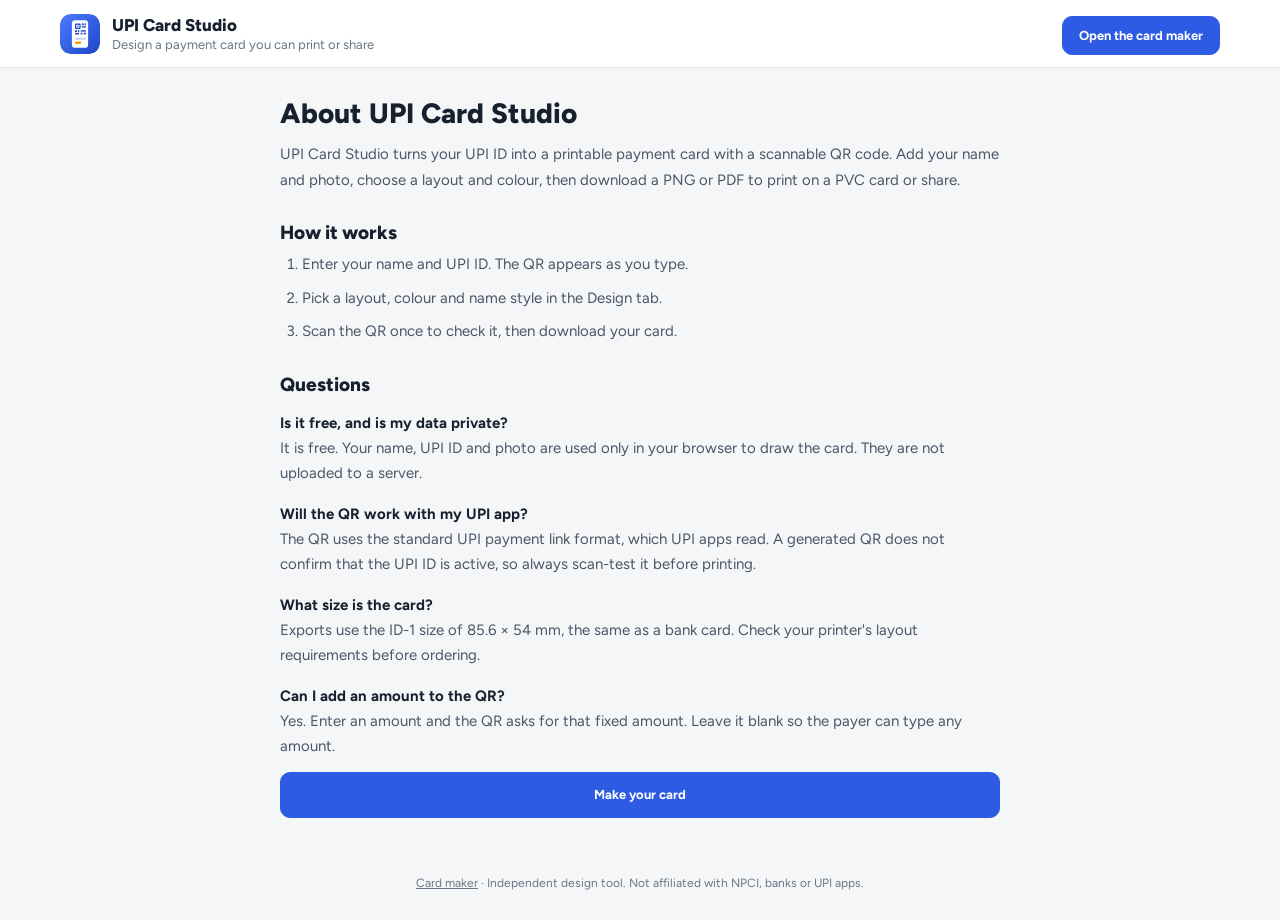
<file: about.html>
<!doctype html>
<html lang="en-IN">
<head>
<meta charset="utf-8">
<meta name="viewport" content="width=device-width, initial-scale=1, viewport-fit=cover">
<title>About UPI Card Studio | Free UPI Payment Card Maker</title>
<meta name="description" content="How UPI Card Studio works, how your data is handled, and answers to common questions about the QR code, card size and amount.">
<meta name="robots" content="index, follow">
<meta name="theme-color" content="#2d5be3" media="(prefers-color-scheme: light)">
<meta name="theme-color" content="#0f141c" media="(prefers-color-scheme: dark)">
<link rel="canonical" href="https://asabulmondal.github.io/usb-card-studio/about.html">
<link rel="icon" href="images/favicon.svg" type="image/svg+xml">
<link rel="icon" href="images/favicon-32.png" sizes="32x32" type="image/png">
<link rel="apple-touch-icon" href="images/apple-touch-icon.png">
<meta property="og:type" content="website">
<meta property="og:site_name" content="UPI Card Studio">
<meta property="og:title" content="About UPI Card Studio | Free UPI Payment Card Maker">
<meta property="og:description" content="How UPI Card Studio works, how your data is handled, and answers to common questions about the QR code, card size and amount.">
<meta property="og:url" content="https://asabulmondal.github.io/usb-card-studio/about.html">
<meta property="og:image" content="https://asabulmondal.github.io/usb-card-studio/images/og-image.png">
<script type="application/ld+json">{"@context":"https://schema.org","@type":"FAQPage","mainEntity":[{"@type":"Question","name":"Is it free, and is my data private?","acceptedAnswer":{"@type":"Answer","text":"It is free. Your name, UPI ID and photo are used only in your browser to draw the card. They are not uploaded to a server."}},{"@type":"Question","name":"Will the QR work with my UPI app?","acceptedAnswer":{"@type":"Answer","text":"The QR uses the standard UPI payment link format, which UPI apps read. A generated QR does not confirm that the UPI ID is active, so always scan-test it before printing."}},{"@type":"Question","name":"What size is the card?","acceptedAnswer":{"@type":"Answer","text":"Exports use the ID-1 size of 85.6 × 54 mm, the same as a bank card. Check your printer's layout requirements before ordering."}},{"@type":"Question","name":"Can I add an amount to the QR?","acceptedAnswer":{"@type":"Answer","text":"Yes. Enter an amount and the QR asks for that fixed amount. Leave it blank so the payer can type any amount."}}]}</script>
<script>try{var t=localStorage.getItem("theme");if(t)document.documentElement.dataset.theme=t}catch(e){}</script>
<link rel="stylesheet" href="styles.css">
</head>
<body>
<header class="top simple">
  <a class="brand" href="./"><img class="logo" src="images/logo.svg" alt="" width="40" height="40"><div><h2 class="brand-name">UPI Card Studio</h2><p>Design a payment card you can print or share</p></div></a>
  <a class="btn next cta" href="./">Open the card maker</a>
</header>
<main class="doc">
  <h1>About UPI Card Studio</h1>
  <p>UPI Card Studio turns your UPI ID into a printable payment card with a scannable QR code. Add your name and photo, choose a layout and colour, then download a PNG or PDF to print on a PVC card or share.</p>
  <h2>How it works</h2>
  <ol>
    <li>Enter your name and UPI ID. The QR appears as you type.</li>
    <li>Pick a layout, colour and name style in the Design tab.</li>
    <li>Scan the QR once to check it, then download your card.</li>
  </ol>
  <h2>Questions</h2>
  <h3>Is it free, and is my data private?</h3>
  <p>It is free. Your name, UPI ID and photo are used only in your browser to draw the card. They are not uploaded to a server.</p>
  <h3>Will the QR work with my UPI app?</h3>
  <p>The QR uses the standard UPI payment link format, which UPI apps read. A generated QR does not confirm that the UPI ID is active, so always scan-test it before printing.</p>
  <h3>What size is the card?</h3>
  <p>Exports use the ID-1 size of 85.6 × 54 mm, the same as a bank card. Check your printer's layout requirements before ordering.</p>
  <h3>Can I add an amount to the QR?</h3>
  <p>Yes. Enter an amount and the QR asks for that fixed amount. Leave it blank so the payer can type any amount.</p>
  <p><a class="btn next cta" href="./">Make your card</a></p>
</main>
<footer><a href="./">Card maker</a><span aria-hidden="true"> · </span>Independent design tool. Not affiliated with NPCI, banks or UPI apps.</footer>
</body>
</html>
</file>
<file: styles.css>
@import url('https://fonts.googleapis.com/css2?family=Figtree:wght@400;500;600;700;800&family=Playfair+Display:wght@700&family=Nunito:wght@800&family=Barlow+Condensed:wght@700&display=swap');
:root{color-scheme:light dark;--ink2:#4a5667;--surface:#fff;--surface-2:#fafbfc;--fill:#f1f4f8;--sel:#f4f7ff;--line-2:#d5dce6;--err:#a12a2a;--err-bg:#fdeeee;--ok:#14724a;--ok-bg:#e9f7f0;--track:#cdd5e0;--chk1:#eef1f5;--chk2:#f7f8fa;--toast:#16202e;--ink:#16202e;--mute:#6a7686;--line:#e3e8ef;--bg:#f5f6f8;--ui:#2d5be3;--ui-d:#2349b8;font-family:Figtree,system-ui,sans-serif;color:var(--ink);background:var(--bg)}
*{box-sizing:border-box}body{margin:0}[hidden]{display:none!important}
button{font:inherit;cursor:pointer}
:focus-visible{outline:2px solid var(--ui);outline-offset:2px}

.top{position:sticky;top:0;z-index:20;display:grid;grid-template-columns:1fr auto 1fr;align-items:center;gap:16px;padding:12px max(20px,calc((100vw - 1160px)/2));background:var(--surface);border-bottom:1px solid var(--line)}
.brand{display:flex;align-items:center;gap:12px;min-width:0}
.theme-btn{justify-self:end;display:flex;align-items:center;gap:8px;border:1px solid var(--line-2);background:var(--surface);color:var(--ink);border-radius:10px;padding:8px 12px;font-weight:700;font-size:13px}
.theme-btn:hover{background:var(--fill)}.theme-btn svg{width:17px;height:17px;flex:none}
.logo{width:40px;height:40px;display:block;flex:none;border-radius:11px}
.top h1{margin:0;font-size:17px;font-weight:800}.top p{margin:2px 0 0;font-size:13px;color:var(--mute)}

.app{max-width:1160px;margin:28px auto;padding:0 20px;display:grid;grid-template-columns:400px 1fr;gap:24px;align-items:start}
.panel,.preview{background:var(--surface);border:1px solid var(--line);border-radius:16px}
.panel{overflow:hidden}
.preview{position:sticky;top:88px;padding:20px}

.tabs{display:flex;gap:4px;background:var(--fill);padding:4px;border-radius:12px}
.tab{border:0;background:none;padding:9px 20px;border-radius:9px;font-weight:700;font-size:14px;color:var(--mute);white-space:nowrap}
.tab.active{color:var(--ink);background:var(--surface);box-shadow:0 1px 3px #0002}
.pane{padding:22px}

.field{margin-bottom:18px}
label,.lbl{display:block;font-weight:700;font-size:13px;margin-bottom:7px}
label span{font-weight:500;color:var(--mute);margin-left:4px}
input[type=text],input:not([type]),input[type=file]{width:100%;font:inherit;font-size:14px;padding:11px 12px;border:1px solid var(--line-2);border-radius:10px;background:var(--surface);color:var(--ink)}
input:focus{border-color:var(--ui);outline:3px solid #2d5be31f;outline-offset:0}
input[type=file]{font-size:12px;padding:8px}
.btns .btn:hover:not(:disabled),.btns .btn:focus-visible{background:var(--ui);border-color:var(--ui);color:#fff}
input.ok{border-color:#2f9e6e}input.bad{border-color:#d64545}
.tab .tick{display:none;margin-left:6px;color:var(--ok)}.tab.done .tick{display:inline}
.crop-wrap{position:relative;width:100%;max-width:300px;aspect-ratio:1;margin:12px auto;overflow:hidden;border-radius:8px;background:var(--fill)}
.crop-wrap canvas{display:block;width:100%;height:auto;touch-action:none;cursor:grab}

dialog{border:0;border-radius:16px;padding:22px;width:min(344px,94vw);color:var(--ink)}
dialog::backdrop{background:#0008}dialog h3{margin:0;font-size:16px}dialog input[type=range]{width:100%;padding:0;border:0}
.toast{position:fixed;left:50%;bottom:24px;transform:translate(-50%,20px);background:var(--toast);color:#fff;padding:11px 18px;border-radius:999px;font-size:13px;font-weight:600;opacity:0;pointer-events:none;transition:opacity .2s,transform .2s;z-index:50;max-width:90vw}
.toast.show{opacity:1;transform:translate(-50%,0)}.toast.err{background:#a12a2a}
.row{display:grid;grid-template-columns:1fr 1fr;gap:12px}
.photo-row{display:flex;gap:8px}.photo-row input{flex:1;min-width:0}
.hint{font-size:12px;color:var(--mute);margin:7px 0 0;line-height:1.5}
.status{font-size:12px;margin:8px 0 0;padding:8px 10px;border-radius:8px;background:var(--fill);color:var(--ink2);line-height:1.5}
.status.error{background:var(--err-bg);color:var(--err)}.status.ok{background:var(--ok-bg);color:var(--ok)}

.btn{border:1px solid var(--line-2);background:var(--surface);color:var(--ink);padding:11px 16px;border-radius:10px;font-weight:700;font-size:13px;transition:background .15s}
.btn:hover:not(:disabled){background:var(--fill)}.btn:disabled{opacity:.45;cursor:not-allowed}
.btn.primary,.btn.next{background:var(--ui);border-color:var(--ui);color:#fff}
.btn.primary:hover:not(:disabled),.btn.next:hover{background:var(--ui-d)}
.btn.ghost{background:var(--fill);border-color:transparent}
.btn.next{width:100%;margin-top:4px}

.layouts{display:grid;grid-template-columns:1fr 1fr 1fr;gap:10px}
.lay{border:2px solid var(--line);background:var(--surface);border-radius:12px;padding:8px 6px 9px;text-align:center;font-size:12px;font-weight:700;color:var(--ink)}
.lay[aria-pressed=true]{border-color:var(--ui);background:var(--sel)}
.thumb{display:flex;align-items:center;justify-content:center;height:136px;margin-bottom:7px;background:var(--fill);border-radius:8px;overflow:hidden}
.layouts.land{grid-template-columns:1fr 1fr}.layouts.land .thumb{height:auto;padding:8px 0}
.thumb-fit{position:relative;flex:none;pointer-events:none}.thumb-fit .card{position:absolute;top:0;left:0;transform-origin:top left;box-shadow:0 4px 10px #16203a26}
.fonts{display:grid;grid-template-columns:repeat(4,1fr);gap:8px}
.fnt{display:flex;flex-direction:column;align-items:center;gap:2px;border:2px solid var(--line);background:var(--surface);border-radius:12px;padding:8px 2px;font-size:11px;font-weight:600;color:var(--ink)}
.fnt[aria-pressed=true]{border-color:var(--ui);background:var(--sel)}.fnt .aa{font-size:24px;line-height:1}
.sw{display:flex;justify-content:space-between;align-items:center;margin:0;padding:11px 0;border-bottom:1px solid var(--line);font-weight:500;font-size:14px}
.sw:last-child{border-bottom:0}
.sw input{appearance:none;-webkit-appearance:none;width:40px;height:23px;padding:0;border:0;border-radius:99px;background:var(--track);position:relative;cursor:pointer;flex:none;transition:background .15s}
.sw input:after{content:"";position:absolute;top:2px;left:2px;width:19px;height:19px;border-radius:50%;background:#fff;box-shadow:0 1px 2px #0003;transition:transform .15s}
.sw input:checked{background:var(--ui)}.sw input:checked:after{transform:translateX(17px)}
.card.hide-phone .ph,.card.hide-sub .sub,.card.hide-scan .scan,.card.hide-foot .c-foot{display:none}
.colors{display:flex;flex-wrap:wrap;gap:10px;align-items:center}
.dot{width:32px;height:32px;border-radius:50%;border:3px solid var(--surface);box-shadow:0 0 0 1px #0003;padding:0}
.dot[aria-pressed=true]{box-shadow:0 0 0 2px var(--ink)}
.custom{position:relative;width:32px;height:32px;border-radius:50%;overflow:hidden;box-shadow:0 0 0 1px #0003;background:conic-gradient(red,yellow,lime,cyan,blue,magenta,red)}
.custom input{position:absolute;inset:-8px;width:48px;height:48px;opacity:0;cursor:pointer;padding:0;border:0}
.seg{display:grid;grid-template-columns:1fr 1fr;background:var(--fill);border-radius:10px;padding:4px;gap:4px}
.seg button{border:0;background:none;padding:9px;border-radius:7px;font-weight:700;font-size:13px;color:var(--mute)}
.seg .on{background:var(--surface);color:var(--ink);box-shadow:0 1px 3px #0002}

.stage{background:repeating-conic-gradient(var(--chk1) 0 25%,var(--chk2) 0 50%) 0 0/20px 20px;border-radius:12px;padding:28px 16px;display:flex;justify-content:center;align-items:center;min-height:420px;overflow:hidden}
.fit{position:relative}
.scaler{transform-origin:top left;position:absolute;top:0;left:0}
.export{margin-top:16px}.btns{display:flex;gap:10px;flex-wrap:wrap}.btns .btn{flex:1;min-width:120px}
footer a{color:inherit;text-decoration:underline}
.top.simple{grid-template-columns:1fr auto}
.brand{color:inherit;text-decoration:none}.brand-name{margin:0;font-size:17px;font-weight:800}.top.simple p{margin:2px 0 0;font-size:13px;color:var(--mute)}
a.btn{display:inline-block;text-decoration:none;text-align:center}.cta{width:auto;margin:0}
.doc{max-width:760px;margin:0 auto;padding:28px 20px 40px}
.doc h1{margin:0 0 12px;font-size:28px;font-weight:800}.doc h2{margin:28px 0 8px;font-size:19px;font-weight:800}.doc h3{margin:18px 0 4px;font-size:15px;font-weight:700}
.doc p,.doc li{color:var(--ink2);font-size:15px;line-height:1.7;margin:0 0 8px}.doc ol{padding-left:22px;margin:0}
footer{text-align:center;color:var(--mute);font-size:12px;padding:10px 20px 30px}


.actions{display:flex;gap:10px;padding:14px 22px;border-top:1px solid var(--line);background:var(--surface-2)}
.actions .btn{flex:1;margin:0;width:auto}.actions .ghost{flex:0 0 96px}
.opts{border:1px solid var(--line);border-radius:12px;background:var(--surface)}
.opts summary{display:flex;align-items:center;gap:10px;padding:12px 14px;font-weight:700;font-size:13px;cursor:pointer;list-style:none}
.opts summary::-webkit-details-marker{display:none}
.opts summary small{margin-left:auto;color:var(--mute);font-weight:500;font-size:12px}
.opts summary:after{content:"";width:7px;height:7px;border-right:2px solid var(--mute);border-bottom:2px solid var(--mute);transform:rotate(45deg);margin-top:-3px}
.opts[open] summary:after{transform:rotate(-135deg);margin-top:3px}
.opts #toggles{padding:0 14px 4px;border-top:1px solid var(--line)}
#dlDlg{width:min(440px,94vw);padding:0;max-height:92vh}.dl-body{padding:20px}
.dl-head{display:flex;justify-content:space-between;align-items:center;margin-bottom:14px}.dl-head h3{font-size:17px;font-weight:800}
.x{border:0;background:var(--fill);color:var(--ink);width:34px;height:34px;border-radius:50%;font-size:20px;line-height:1}
.export h3{margin:0 0 12px;font-size:16px;font-weight:800}
.checks{list-style:none;margin:0 0 14px;padding:0;display:grid;gap:8px}
.checks li{display:flex;align-items:center;gap:10px;padding:10px 12px;border-radius:10px;font-size:14px;font-weight:600}
.checks .ok{background:var(--ok-bg);color:var(--ok)}.checks .todo{background:var(--err-bg);color:var(--err)}
.checks .mark{width:22px;height:22px;border:2px solid currentColor;border-radius:50%;display:grid;place-items:center;font-size:12px;font-weight:800;flex:none}
.checks .txt{flex:1}
.checks .fix{border:1px solid currentColor;background:transparent;color:inherit;border-radius:8px;padding:5px 12px;font-weight:700;font-size:12px}
.verify{border:2px solid var(--line-2);border-radius:12px;padding:14px;margin:0 0 14px;background:var(--surface-2)}
.verify.off{opacity:.55}
.chk{display:flex;gap:12px;align-items:flex-start;margin:0;font-size:14px;font-weight:500;line-height:1.5;cursor:pointer}
.chk input{width:24px;height:24px;margin:0;flex:none;accent-color:var(--ui)}
@media(prefers-color-scheme:dark){:root:not([data-theme=light]){color-scheme:dark;--ink:#e8edf5;--ink2:#b8c2d0;--mute:#9aa7b8;--line:#2a3342;--line-2:#3a4558;--bg:#0f141c;--surface:#171d28;--surface-2:#1b2230;--fill:#222b3a;--sel:#1d2a4a;--ui:#4a73f0;--ui-d:#3a60d4;--err:#ff8f8f;--err-bg:#3a1f23;--ok:#58d39b;--ok-bg:#16322a;--track:#3a4558;--chk1:#1a212d;--chk2:#202836;--toast:#2c3748}}
:root[data-theme=dark]{color-scheme:dark;--ink:#e8edf5;--ink2:#b8c2d0;--mute:#9aa7b8;--line:#2a3342;--line-2:#3a4558;--bg:#0f141c;--surface:#171d28;--surface-2:#1b2230;--fill:#222b3a;--sel:#1d2a4a;--ui:#4a73f0;--ui-d:#3a60d4;--err:#ff8f8f;--err-bg:#3a1f23;--ok:#58d39b;--ok-bg:#16322a;--track:#3a4558;--chk1:#1a212d;--chk2:#202836;--toast:#2c3748}
:root[data-theme=light]{color-scheme:light}
dialog{background:var(--surface)}
/* ===== Card base ===== */
.card{--accent:#1767c7;--on:#fff;position:relative;isolation:isolate;overflow:hidden;width:300px;height:480px;border-radius:18px;padding:20px 18px 14px;display:flex;flex-direction:column;box-shadow:0 18px 40px #16203a2e;font-family:Figtree,Arial,sans-serif}
.card.landscape{width:480px;height:302px;padding:16px 20px 12px;border-radius:16px}
.bg{position:absolute;inset:0;z-index:-1}.bg i{position:absolute;display:none}
.c-head{display:flex;justify-content:space-between;align-items:center}
.c-main{flex:1;display:flex;min-height:0}
.c-foot{text-align:center;font-size:8px;font-weight:700;letter-spacing:.8px;text-transform:uppercase;padding-top:8px;position:relative;z-index:2}
.upi-logo{height:30px;width:auto;display:block}
.scan{font-weight:800;font-size:9px;letter-spacing:.8px}
.photo{width:64px;height:64px;border-radius:50%;background:#e9eef5;overflow:hidden;display:grid;place-items:center;flex:none;border:3px solid var(--accent);color:#8da0b7;font-size:22px}
.photo img{width:100%;height:100%;object-fit:cover}
.utext{overflow-wrap:anywhere;min-width:0}
.utext h3{margin:0 0 3px;font-size:var(--name-size,17px);font-weight:var(--name-weight,800);font-family:var(--name-font,inherit);line-height:1.2}
.utext p{margin:0}.sub{font-size:11px;opacity:.8}.ph{font-size:10px;opacity:.8;margin-top:3px!important}.sub:empty{display:none}
.user,.qrb{display:flex;flex-direction:column;align-items:center;gap:8px;text-align:center}
.qr-frame{width:136px;height:136px;padding:6px;background:#fff;border-radius:10px;display:flex;align-items:center;justify-content:center;flex:none}
.qr{width:124px;height:124px;display:flex;align-items:center;justify-content:center}
.qr canvas, .qr img { width: 124px !important; height: 124px !important; margin: 0 !important; }
.qr-ph{font-size:12px;font-weight:700;color:#a2adbc;text-align:center;line-height:1.3}
.upi{margin:0;font-size:11px;font-weight:700;overflow-wrap:anywhere;max-width:200px}

/* Centered family */
.t-classic .c-main,.t-midnight .c-main,.t-minimal .c-main,.t-bold .c-main,.t-sunset .c-main{flex-direction:column;align-items:center;justify-content:space-evenly}
.landscape.t-classic .c-main,.landscape.t-midnight .c-main,.landscape.t-minimal .c-main,.landscape.t-bold .c-main,.landscape.t-sunset .c-main{flex-direction:row;justify-content:space-around}
.landscape.t-classic .user,.landscape.t-midnight .user,.landscape.t-minimal .user,.landscape.t-bold .user,.landscape.t-sunset .user{align-items:flex-start;text-align:left;max-width:48%}

/* Classic */
.t-classic{background:#fff;color:#102d59}
.t-classic .bg{background:linear-gradient(165deg,#fff 60%,var(--tint-classic))}
.t-classic .s1,.t-classic .s2{display:block;width:160%;left:-30%;border-radius:50%}
.t-classic .s1{height:90px;bottom:-54px;background:var(--accent);transform:rotate(-8deg)}
.t-classic .s2{height:56px;bottom:-36px;background:var(--accent);opacity:.5;transform:rotate(7deg)}
.t-classic .c-foot{color:#fff}.t-classic .qr-frame{border:1px solid #d5dfec}

/* Split */
.t-split{background:#111827;color:#fff}
.t-split .bg{background:linear-gradient(#111827 50%,#f4f6f9 50%)}
.landscape.t-split .bg{background:linear-gradient(90deg,#111827 50%,#f4f6f9 50%)}
.t-split .c-main{flex-direction:column;justify-content:space-between;padding:12px 0 2px}
.t-split .qrb{color:#111827}.t-split .photo{border-radius:16px;background:#1f2937}
.t-split .qr-frame{box-shadow:0 8px 18px #0002;border:2px solid var(--accent)}
.t-split .c-foot{color:#111827}
.landscape.t-split .c-main{flex-direction:row;align-items:center;justify-content:space-between;padding:0 8px}
.landscape.t-split .user{align-items:flex-start;text-align:left;width:48%}
.landscape.t-split .qrb{width:42%}
.landscape.t-split .scan,.landscape.t-split .c-foot{color:#111827}

/* Corporate */
.t-corporate{background:#fff;color:#1f2937;padding-left:30px}
.landscape.t-corporate{padding-left:32px}
.t-corporate .s1{display:block;width:12px;height:100%;top:0;left:0;background:var(--accent)}

.t-corporate .c-main{flex-direction:column;justify-content:space-between;padding:20px 0 6px}
.t-corporate .user{flex-direction:row-reverse;justify-content:flex-end;text-align:left;gap:14px}
.t-corporate .qrb{align-items:flex-start;text-align:left}
.t-corporate .qr-frame{border:2px solid #e5e7eb;border-radius:6px}
.t-corporate .c-foot{text-align:left;color:#6b7280;border-top:1px solid #eef0f3;margin-top:4px}
.landscape.t-corporate .c-main{flex-direction:row;align-items:center;padding:6px 0}
.landscape.t-corporate .user{flex-direction:column;align-items:flex-start}
.landscape.t-corporate .qrb{align-items:center;text-align:center}

/* Midnight */
.t-midnight{background:#0b1220;color:#fff}
.t-midnight .bg{background:radial-gradient(circle at 85% 0,var(--glow),transparent 60%),#0b1220}
.t-midnight .s1{display:block;width:200px;height:200px;border-radius:50%;border:1px solid #fff2;left:-80px;bottom:-90px}
.t-midnight .photo{border-color:var(--accent)}.t-midnight .c-foot{color:#ffffffa0}

/* Minimal */
.t-minimal{background:#fafaf8;color:#17202c;border:1px solid #dcdfe4;box-shadow:0 10px 30px #16203a1a}
.t-minimal .qr-frame{border:1px solid #d5d9df}
.t-minimal .photo{border-width:2px}
.t-minimal .s1{display:block;left:18px;right:18px;bottom:30px;height:2px;background:var(--accent)}
.landscape.t-minimal .s1{display:none}
.t-minimal .c-foot{color:#8a929e}.t-minimal .scan{color:var(--accent)}

/* Bold */
.t-bold{background:var(--accent);color:var(--on)}
.t-bold .photo{border-color:var(--on);background:#fff3}
.t-bold .s1{display:block;width:260px;height:260px;border-radius:50%;background:#fff;opacity:.12;right:-110px;top:-100px}
.t-bold .qr-frame{box-shadow:0 10px 24px #0003}.t-bold .c-foot{opacity:.8}


/* Sunset */
.t-sunset{background:#fff7f0;color:#3b1f14}
.t-sunset .bg{background:linear-gradient(160deg,var(--tint-sunset),#fff7f0 55%)}
.t-sunset .s1{display:block;width:300px;height:300px;border-radius:50%;background:var(--accent);opacity:.18;left:-120px;bottom:-140px}
.t-sunset .s2{display:block;width:140px;height:140px;border-radius:50%;background:var(--accent);opacity:.28;right:-50px;top:-50px}
.t-sunset .photo{border-color:var(--accent)}.t-sunset .qr-frame{border:1px solid #f0d9c8}.t-sunset .c-foot{color:#a08070}

@media(max-width:940px){
  body{padding-bottom:calc(76px + env(safe-area-inset-bottom))}
  .actions{position:fixed;left:0;right:0;bottom:0;z-index:30;padding:10px 16px calc(10px + env(safe-area-inset-bottom));background:var(--surface);box-shadow:0 -6px 18px #16203a1f}
  .pane{padding:16px}.field{margin-bottom:14px}.top{padding:10px 16px;gap:10px}
  .layouts,.layouts.land{display:flex;overflow-x:auto;scroll-snap-type:x mandatory;gap:10px;margin:0 -16px;padding:0 16px 8px}
  .lay{flex:0 0 112px;scroll-snap-align:start}.layouts.land .lay{flex-basis:156px}
  .stage{padding:10px 16px!important}
    .top{position:static;grid-template-columns:1fr auto}.tabs{grid-column:1/-1;order:3}.tab{flex:1;text-align:center}
  .brand p{display:none}
  .app{grid-template-columns:1fr}
  .preview{display:contents}
  .stage{position:sticky;top:0;z-index:5;order:-1;min-height:0;padding:12px 16px;border-radius:0 0 14px 14px;margin:0 -20px;box-shadow:0 6px 16px #16203a1f}
  .export{order:2;padding:0 0 8px}
}
@media(max-width:520px){.theme-btn .tl{display:none}}
@media(prefers-reduced-motion:reduce){*{transition:none!important}}
</file>
